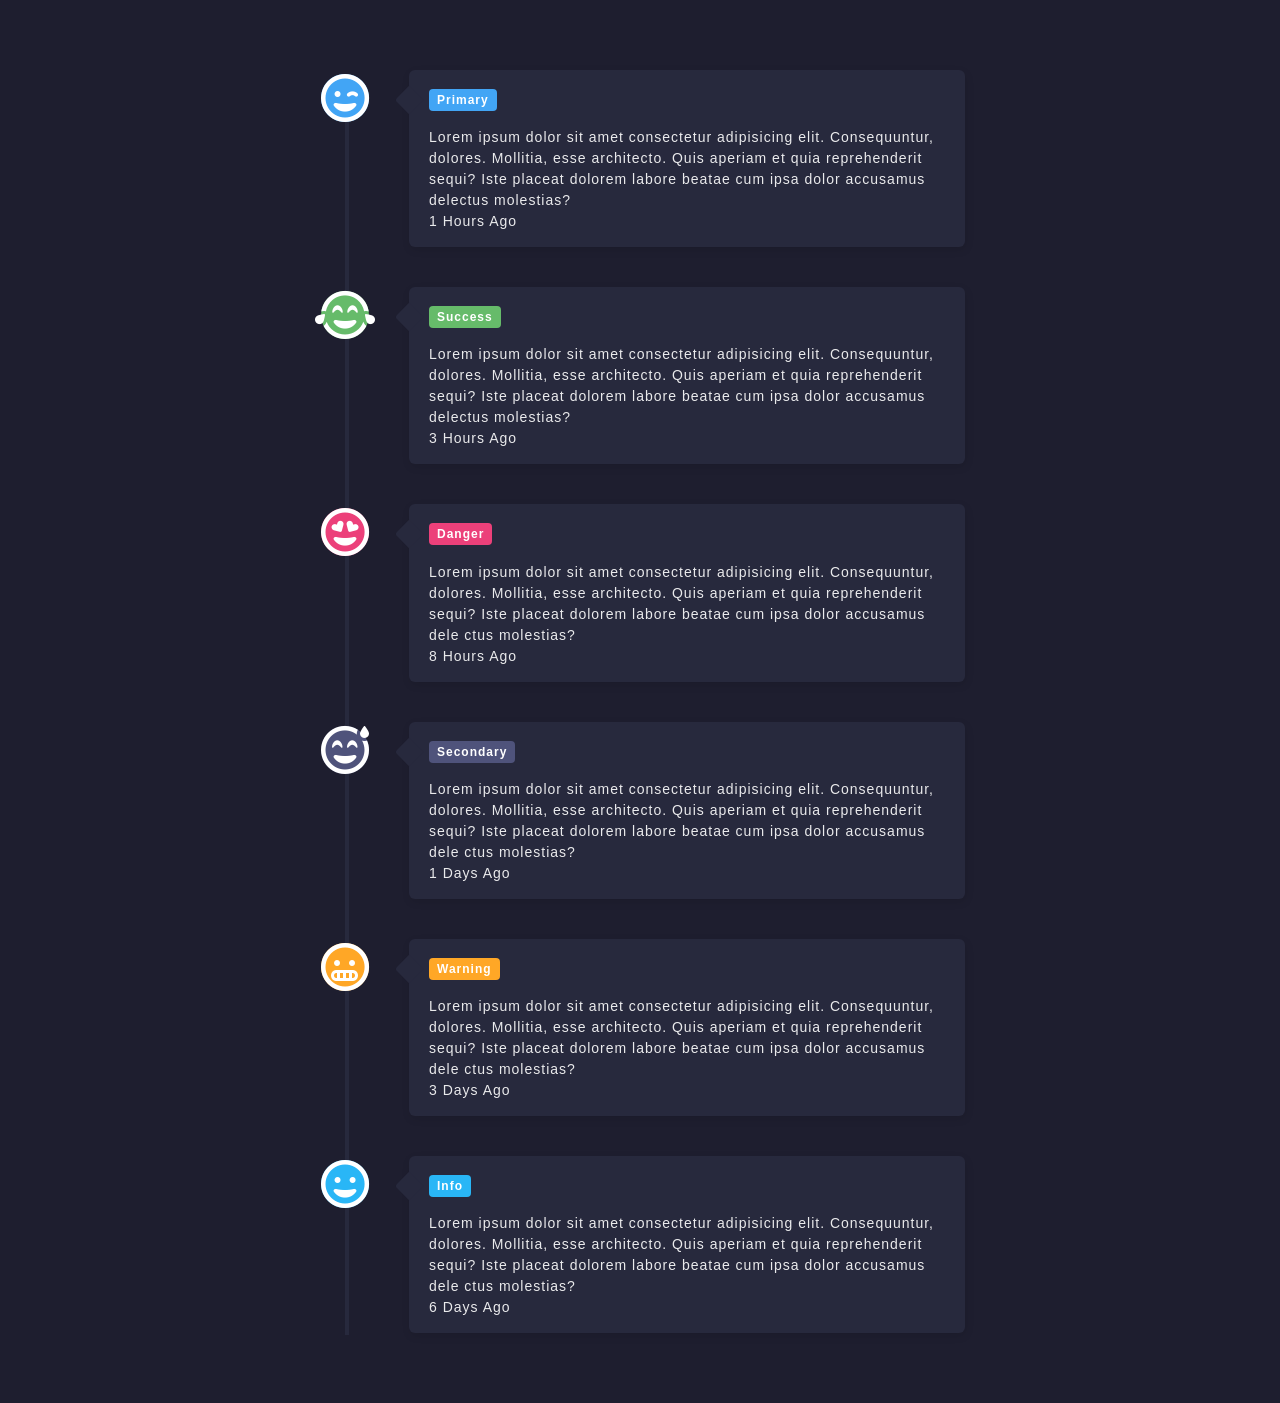
<file: index.html>
<!DOCTYPE html>
<html lang="en">
  <head>
    <meta charset="UTF-8" />
    <meta http-equiv="X-UA-Compatible" content="IE=edge" />
    <meta name="viewport" content="width=device-width, initial-scale=1.0" />
    <link
      rel="stylesheet"
      href="https://cdnjs.cloudflare.com/ajax/libs/font-awesome/6.4.0/css/all.min.css"
    />
    <link rel="stylesheet" href="./style.css" />
    <title>Widget-Vertical Timeline</title>
  </head>
  <body>
    <div class="container">
      <div class="timeline">
        <div class="timeline-box" id="primary">
          <div class="icon">
            <i class="far fa-grin-wink"></i>
          </div>
          <div class="timeline-body">
            <h4 class="header"><span class="badge">Primary</span></h4>
            <p>
              Lorem ipsum dolor sit amet consectetur adipisicing elit.
              Consequuntur, dolores. Mollitia, esse architecto. Quis aperiam et
              quia reprehenderit sequi? Iste placeat dolorem labore beatae cum
              ipsa dolor accusamus delectus molestias?
            </p>
            <p class="time">1 Hours Ago</p>
          </div>
        </div>
        <div class="timeline-box" id="success">
          <div class="icon">
            <i class="far fa-grin-tears"></i>
          </div>
          <div class="timeline-body">
            <h4 class="header"><span class="badge">Success</span></h4>
            <p>
              Lorem ipsum dolor sit amet consectetur adipisicing elit.
              Consequuntur, dolores. Mollitia, esse architecto. Quis aperiam et
              quia reprehenderit sequi? Iste placeat dolorem labore beatae cum
              ipsa dolor accusamus delectus molestias?
            </p>
            <p class="time">3 Hours Ago</p>
          </div>
        </div>
        <div class="timeline-box" id="danger">
          <div class="icon">
            <i class="far fa-grin-hearts"></i>
          </div>
          <div class="timeline-body">
            <h4 class="header"><span class="badge">Danger</span></h4>
            <p>
              Lorem ipsum dolor sit amet consectetur adipisicing elit.
              Consequuntur, dolores. Mollitia, esse architecto. Quis aperiam et
              quia reprehenderit sequi? Iste placeat dolorem labore beatae cum
              ipsa dolor accusamus dele ctus molestias?
            </p>
            <p class="time">8 Hours Ago</p>
          </div>
        </div>
        <div class="timeline-box" id="secondary">
          <div class="icon">
            <i class="far fa-grin-beam-sweat"></i>
          </div>
          <div class="timeline-body">
            <h4 class="header"><span class="badge">Secondary</span></h4>
            <p>
              Lorem ipsum dolor sit amet consectetur adipisicing elit.
              Consequuntur, dolores. Mollitia, esse architecto. Quis aperiam et
              quia reprehenderit sequi? Iste placeat dolorem labore beatae cum
              ipsa dolor accusamus dele ctus molestias?
            </p>
            <p class="time">1 Days Ago</p>
          </div>
        </div>
        <div class="timeline-box" id="warning">
          <div class="icon">
            <i class="far fa-grimace"></i>
          </div>
          <div class="timeline-body">
            <h4 class="header"><span class="badge">Warning</span></h4>
            <p>
              Lorem ipsum dolor sit amet consectetur adipisicing elit.
              Consequuntur, dolores. Mollitia, esse architecto. Quis aperiam et
              quia reprehenderit sequi? Iste placeat dolorem labore beatae cum
              ipsa dolor accusamus dele ctus molestias?
            </p>
            <p class="time">3 Days Ago</p>
          </div>
        </div>
        <div class="timeline-box" id="info">
          <div class="icon">
            <i class="far fa-grin"></i>
          </div>
          <div class="timeline-body">
            <h4 class="header"><span class="badge">Info</span></h4>
            <p>
              Lorem ipsum dolor sit amet consectetur adipisicing elit.
              Consequuntur, dolores. Mollitia, esse architecto. Quis aperiam et
              quia reprehenderit sequi? Iste placeat dolorem labore beatae cum
              ipsa dolor accusamus dele ctus molestias?
            </p>
            <p class="time">6 Days Ago</p>
          </div>
        </div>
      </div>
    </div>
  </body>
</html>
</file>
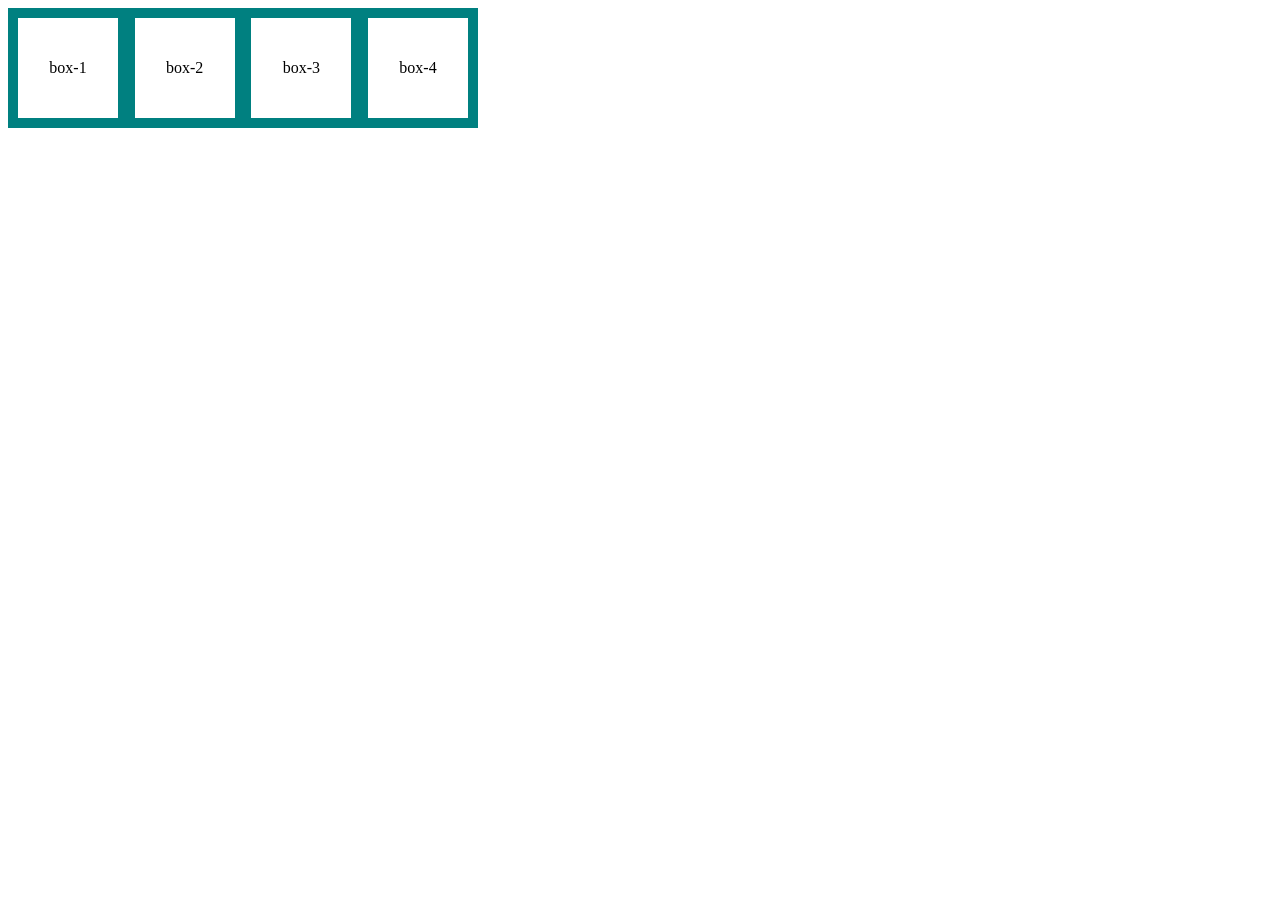
<file: Box-manipulation/index.html>
<!DOCTYPE html>
<html lang="en">
<head>
    <meta charset="UTF-8">
    <meta http-equiv="X-UA-Compatible" content="IE=edge">
    <meta name="viewport" content="width=device-width, initial-scale=1.0">
    <title>Document</title>
    <link rel="stylesheet" href="./style.css">
</head>
<body>
    <div class="container">
        <div class="box" id="box-1">box-1</div>
        <div class="box" id="box-2">box-2</div>
        <div class="box" id="box-3">box-3</div>
        <div class="box" id="box-4">box-4</div>
    </div>
    <script src="./index.js"></script>
</body>
</html>
</file>
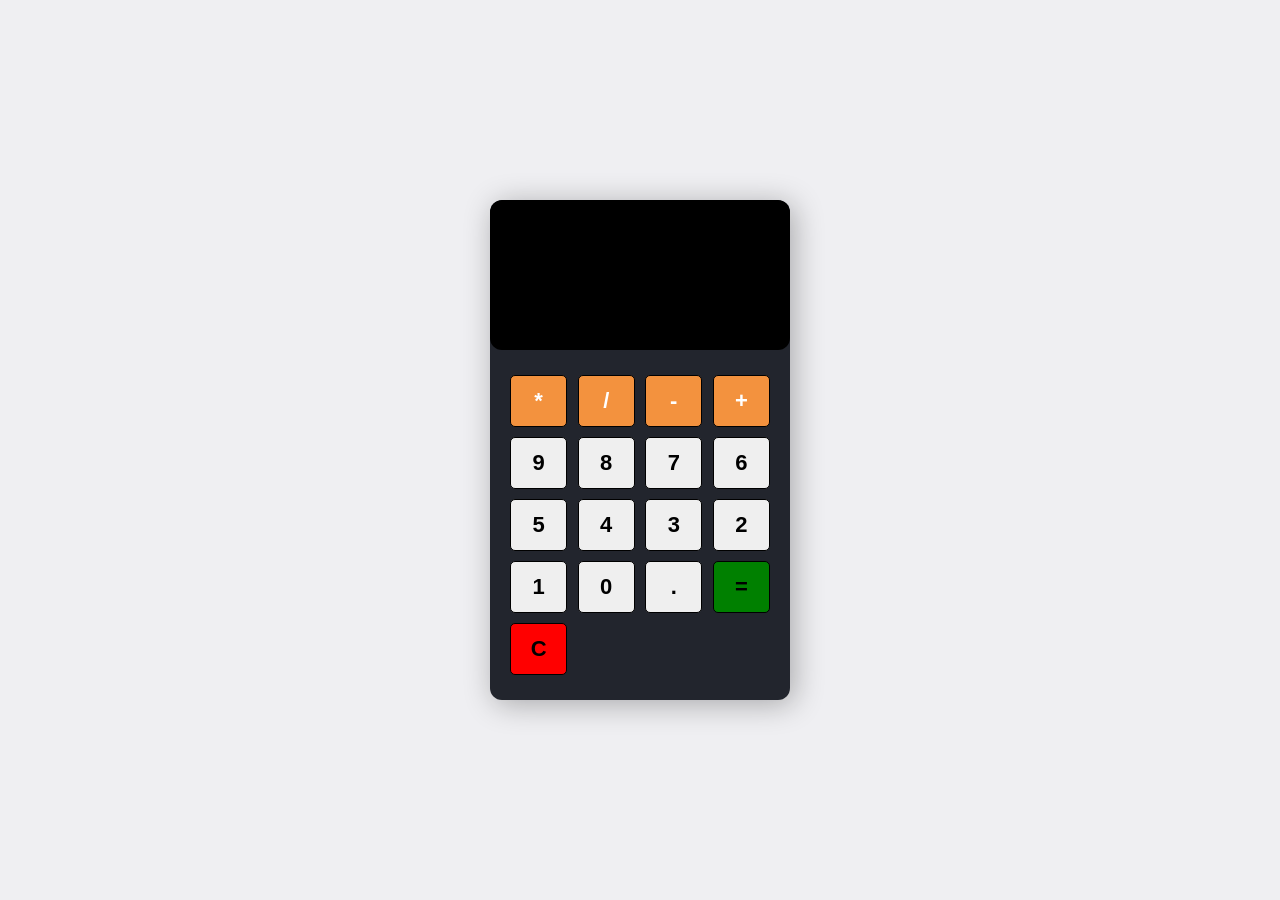
<file: Calculator/index.html>
<!DOCTYPE html>
<html lang="en">
<head>
    <meta charset="UTF-8">
    <meta http-equiv="X-UA-Compatible" content="IE=edge">
    <meta name="viewport" content="width=device-width, initial-scale=1.0">
    <title>Calculator</title>
    <link rel="stylesheet" href="./style.css">
</head>
<body>
    <section class="calculator">
        <form>
            <input type="text" class="screen">
        </form>

        <div class="buttons">
            <button type="button" class="btn btn-yellow" data-num="*">*</button>
            <button type="button" class="btn btn-yellow" data-num="/">/</button>
            <button type="button" class="btn btn-yellow" data-num="-">-</button>
            <button type="button" class="btn btn-yellow" data-num="+">+ </button>

            <button type="button" class="btn btn-gray" data-num="9">9</button>
            <button type="button" class="btn btn-gray" data-num="8">8</button>
            <button type="button" class="btn btn-gray" data-num="7">7</button>
            <button type="button" class="btn btn-gray" data-num="6">6</button>
            <button type="button" class="btn btn-gray" data-num="5">5</button>
            <button type="button" class="btn btn-gray" data-num="4">4</button>
            <button type="button" class="btn btn-gray" data-num="3">3</button>
            <button type="button" class="btn btn-gray" data-num="2">2</button>
            <button type="button" class="btn btn-gray" data-num="1">1</button>
            <button type="button" class="btn btn-gray" data-num="0">0</button>
            <button type="button" class="btn btn-grey" data-num=".">.</button>


            <button type="button" class="btn-equal">=</button>
            <button type="button" class="btn btn-clear">C</button>
        </div>

    </section>
    <script src="./index.js"></script>
</body>
</html>
</file>
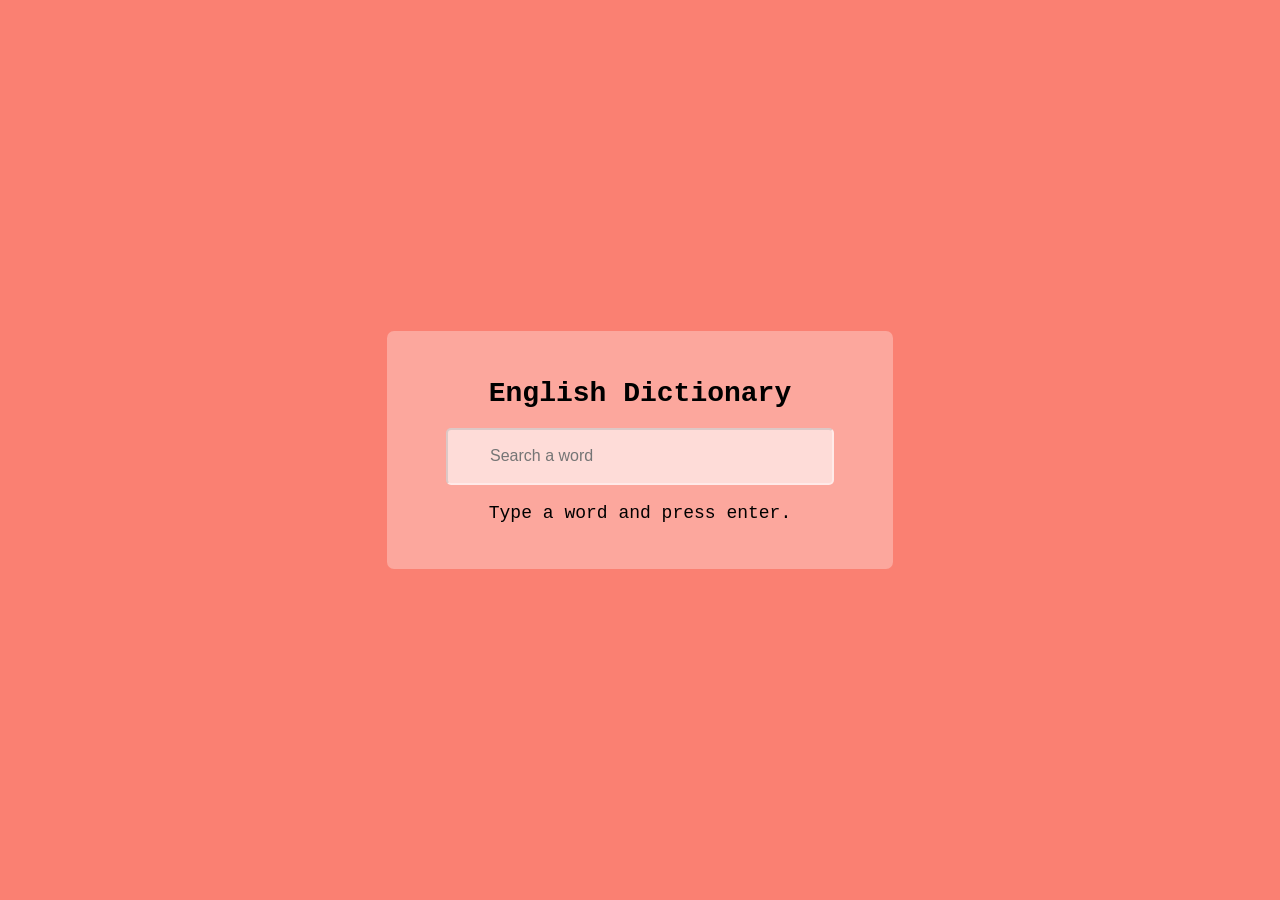
<file: Dictionary/index.html>
<!DOCTYPE html>
<html lang="en">
<head>
    <meta charset="UTF-8">
    <meta http-equiv="X-UA-Compatible" content="IE=edge">
    <meta name="viewport" content="width=device-width, initial-scale=1.0">
    <title>Dictionary</title>
    <link rel="stylesheet" href="./style.css">
</head>
<body>
    <div class="container">
        <h1 class="heading">English Dictionary</h1>
        <input type="text" placeholder="Search a word" class="input" id="input">
        <p class="info-text" id="info-text">Type a word and press enter.</p>
        <div class="meaning-container" id="meaning-container">
            <p>Word Title: <span class="title" id="title">__</span></p>
            <p>Meaning: <span class="meaning" id="meaning">__</span></p>
            <audio src="" controls id="audio"></audio>
        </div>
    </div>
    <script src="./index.js"></script>
</body>
</html>
</file>
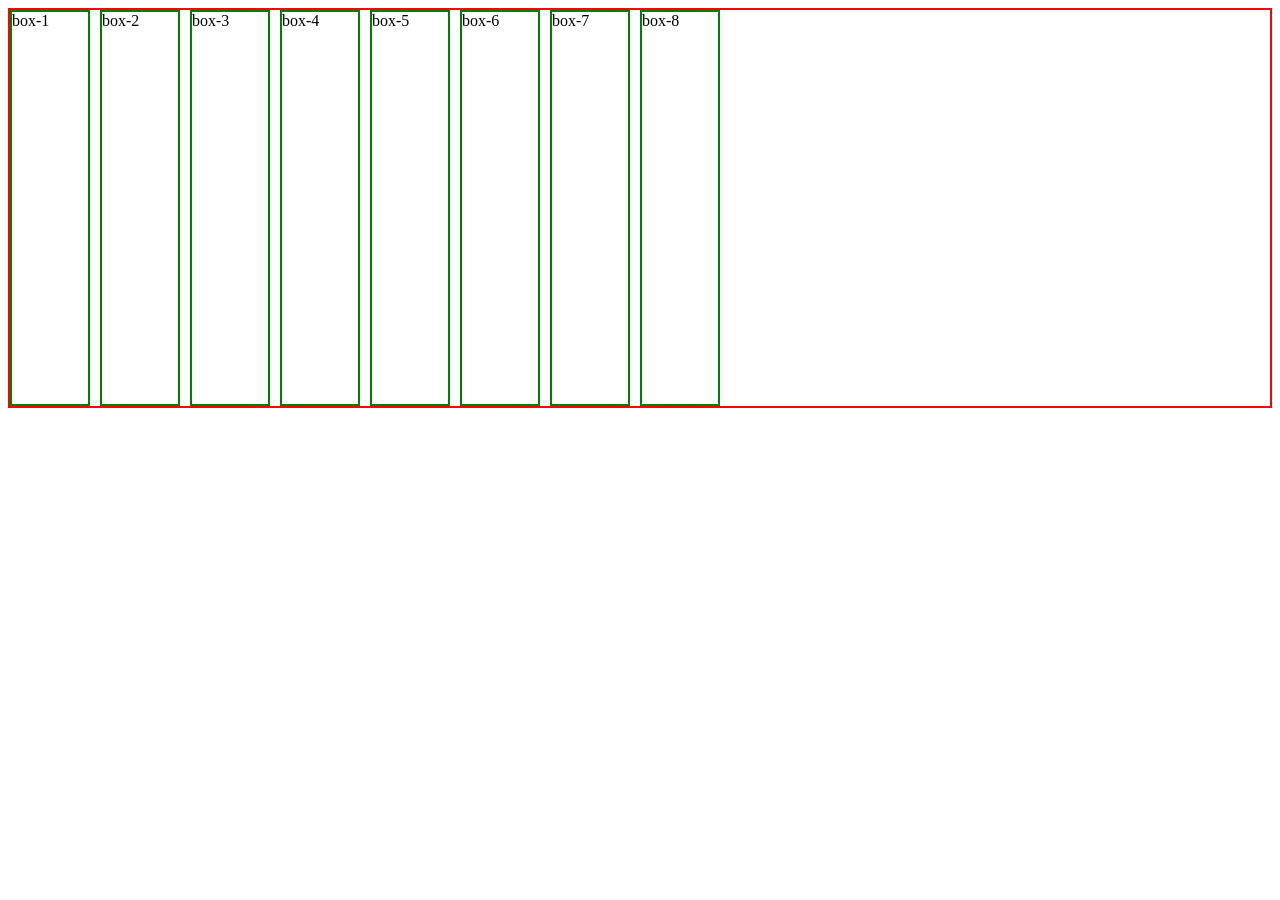
<file: flexbox/index.html>
<!DOCTYPE html>
<html lang="en">
<head>
    <meta charset="UTF-8">
    <meta http-equiv="X-UA-Compatible" content="IE=edge">
    <meta name="viewport" content="width=device-width, initial-scale=1.0">
    <title>Flexbox</title>
    <link rel="stylesheet" href="style.css">
</head>
<body>
    
    <div class="container">
        <div class="box" id="box-1">box-1</div>
        <div class="box" id="box-2">box-2</div>
        <div class="box" id="box-3">box-3</div>
        <div class="box" id="box-4">box-4</div>
        <div class="box" id="box-5">box-5</div>
        <div class="box" id="box-6">box-6</div>
        <div class="box" id="box-7">box-7</div>
        <div class="box" id="box-8">box-8</div>
    </div>

</body>
</html>
</file>
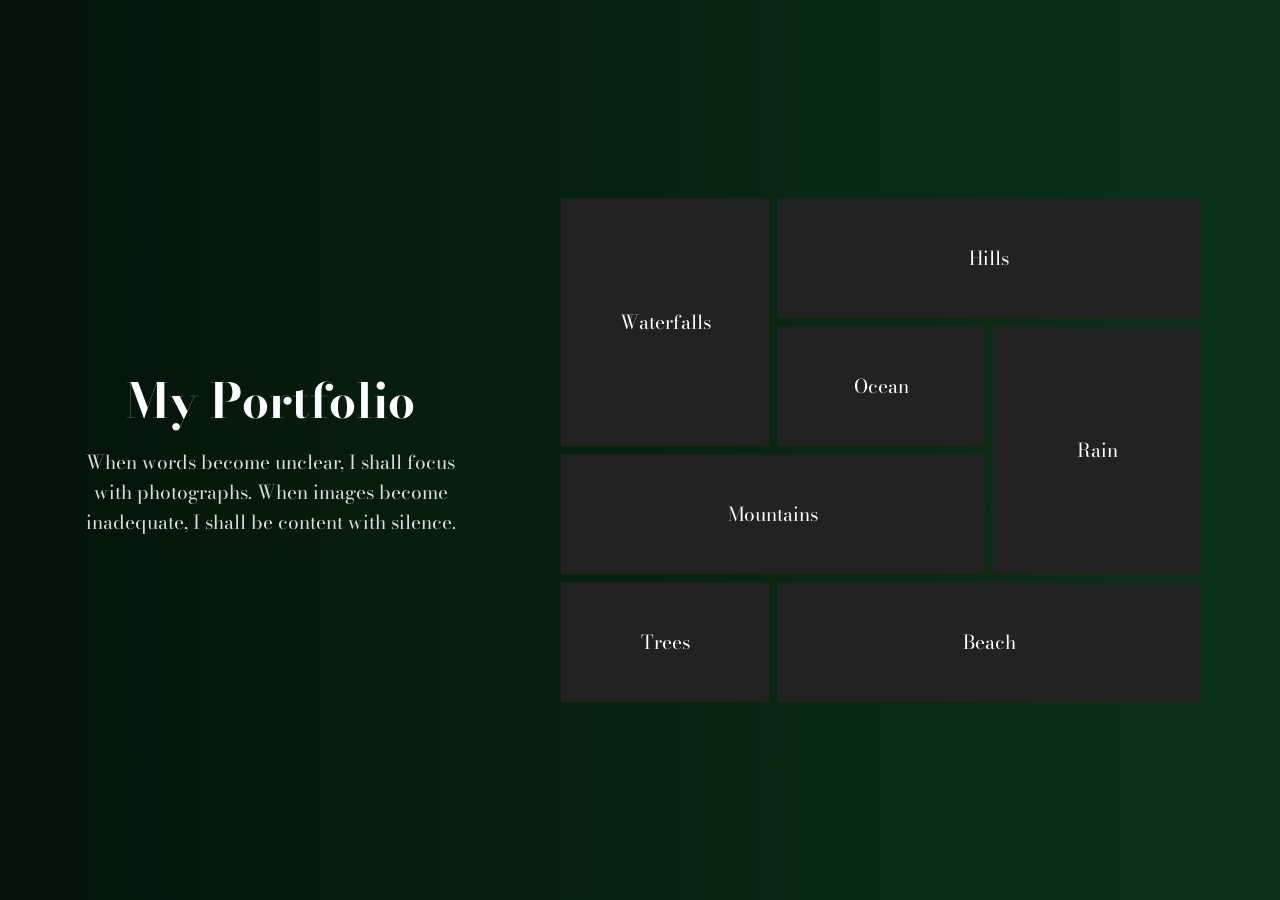
<file: grid_Portfolio/index.html>
<!DOCTYPE html>
<html lang="en">
<head>
    <meta charset="UTF-8">
    <meta http-equiv="X-UA-Compatible" content="IE=edge">
    <meta name="viewport" content="width=device-width, initial-scale=1.0">
    <title>Grid Portfolio</title>
    <link rel="stylesheet" href="./style.css">
</head>
<body>
    <div class="container">
        <div class="left-text">
            <h2 class="heading">My Portfolio</h2>
            <p class="subheading">When words become unclear, I shall focus with photographs. When images become inadequate, I shall be content with silence.</p>
        </div>
        <div class="gallery">
            <div class="box row-2" id="box-1" style="background-image: url(https://images.unsplash.com/photo-1433086966358-54859d0ed716?ixlib=rb-4.0.3&ixid=MnwxMjA3fDB8MHxwaG90by1wYWdlfHx8fGVufDB8fHx8&auto=format&fit=crop&w=774&q=80);">Waterfalls</div>
            <div class="box col-2" style="background-image: url(https://images.unsplash.com/photo-1470071459604-3b5ec3a7fe05?ixlib=rb-4.0.3&ixid=MnwxMjA3fDB8MHxwaG90by1wYWdlfHx8fGVufDB8fHx8&auto=format&fit=crop&w=1574&q=80);">Hills</div>
            <div class="box" style="background-image: url(https://images.unsplash.com/photo-1497449493050-aad1e7cad165?ixlib=rb-4.0.3&ixid=MnwxMjA3fDB8MHxwaG90by1wYWdlfHx8fGVufDB8fHx8&auto=format&fit=crop&w=1065&q=80);">Ocean</div>
            <div class="box row-2" style="background-image: url(https://images.unsplash.com/photo-1518173946687-a4c8892bbd9f?ixlib=rb-4.0.3&ixid=MnwxMjA3fDB8MHxwaG90by1wYWdlfHx8fGVufDB8fHx8&auto=format&fit=crop&w=774&q=80);">Rain</div>
            <div class="box col-2" style="background-image: url(https://images.unsplash.com/photo-1426604966848-d7adac402bff?ixlib=rb-4.0.3&ixid=MnwxMjA3fDB8MHxwaG90by1wYWdlfHx8fGVufDB8fHx8&auto=format&fit=crop&w=2070&q=80);">Mountains</div>
            <div class="box" style="background-image: url(https://images.unsplash.com/photo-1446329813274-7c9036bd9a1f?ixlib=rb-4.0.3&ixid=MnwxMjA3fDB8MHxwaG90by1wYWdlfHx8fGVufDB8fHx8&auto=format&fit=crop&w=1770&q=80);">Trees</div>
            <div class="box col-2" style="background-image: url(https://images.unsplash.com/photo-1507525428034-b723cf961d3e?ixlib=rb-4.0.3&ixid=MnwxMjA3fDB8MHxwaG90by1wYWdlfHx8fGVufDB8fHx8&auto=format&fit=crop&w=2073&q=80);">Beach</div>
        </div>
    </div>
</body>
</html>
</file>
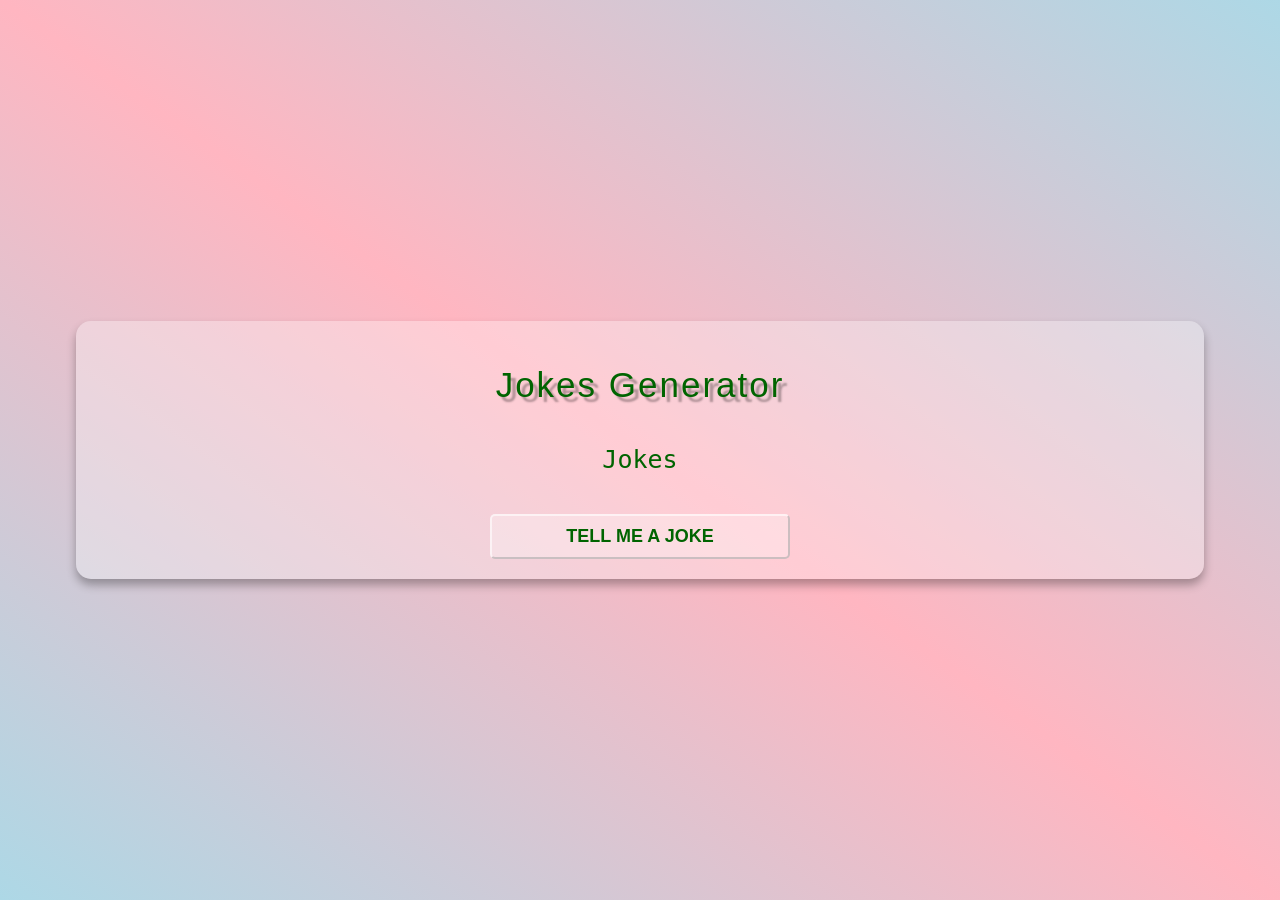
<file: Jokes/index.html>
<!DOCTYPE html>
<html lang="en">
<head>
    <meta charset="UTF-8">
    <meta http-equiv="X-UA-Compatible" content="IE=edge">
    <meta name="viewport" content="width=device-width, initial-scale=1.0">
    <title>Jokes Generator</title>
    <link rel="stylesheet" href="./style.css">
</head>
<body>
    <div class="container">
        <h1 class="heading">Jokes Generator</h1>
        <p class="joke" id="joke">Jokes</p>
        <button class="btn" id="btn">Tell me a joke</button>
    </div>
    <script src="./index.js"></script>
</body>
</html>
</file>
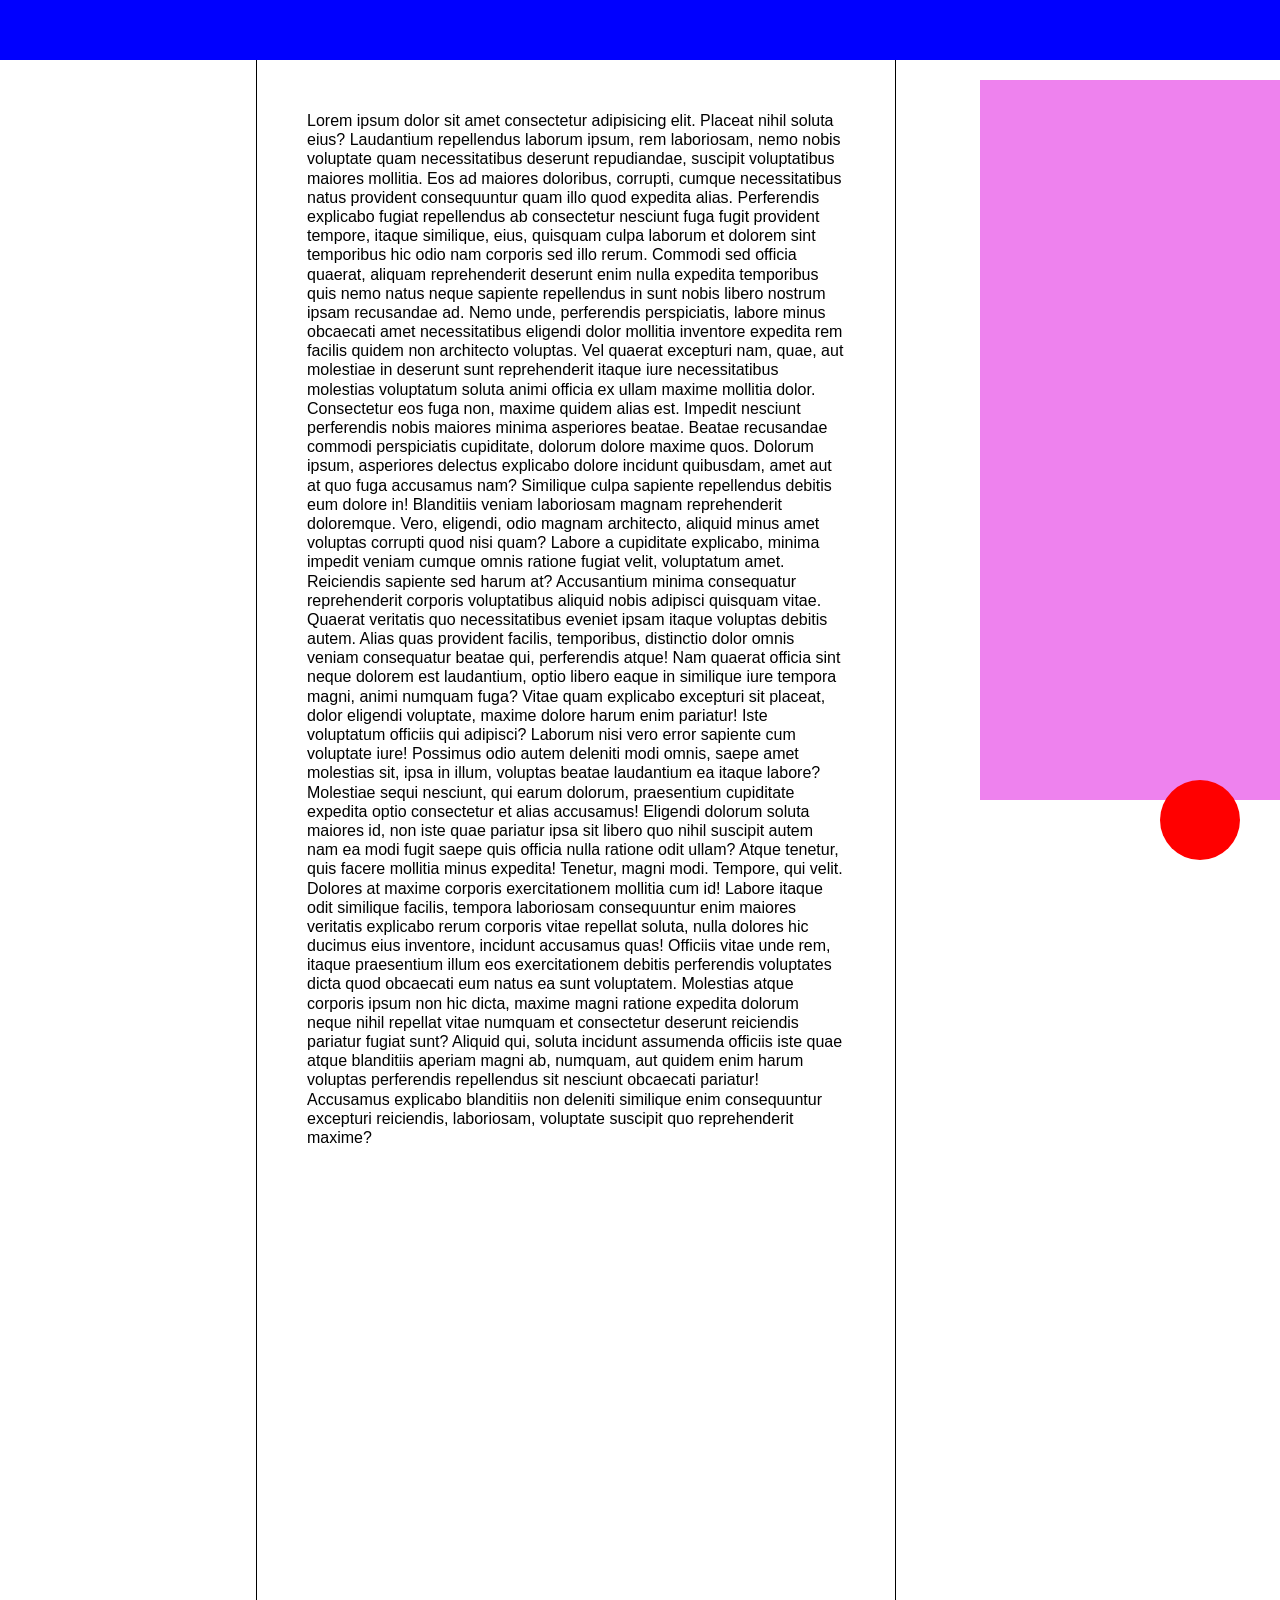
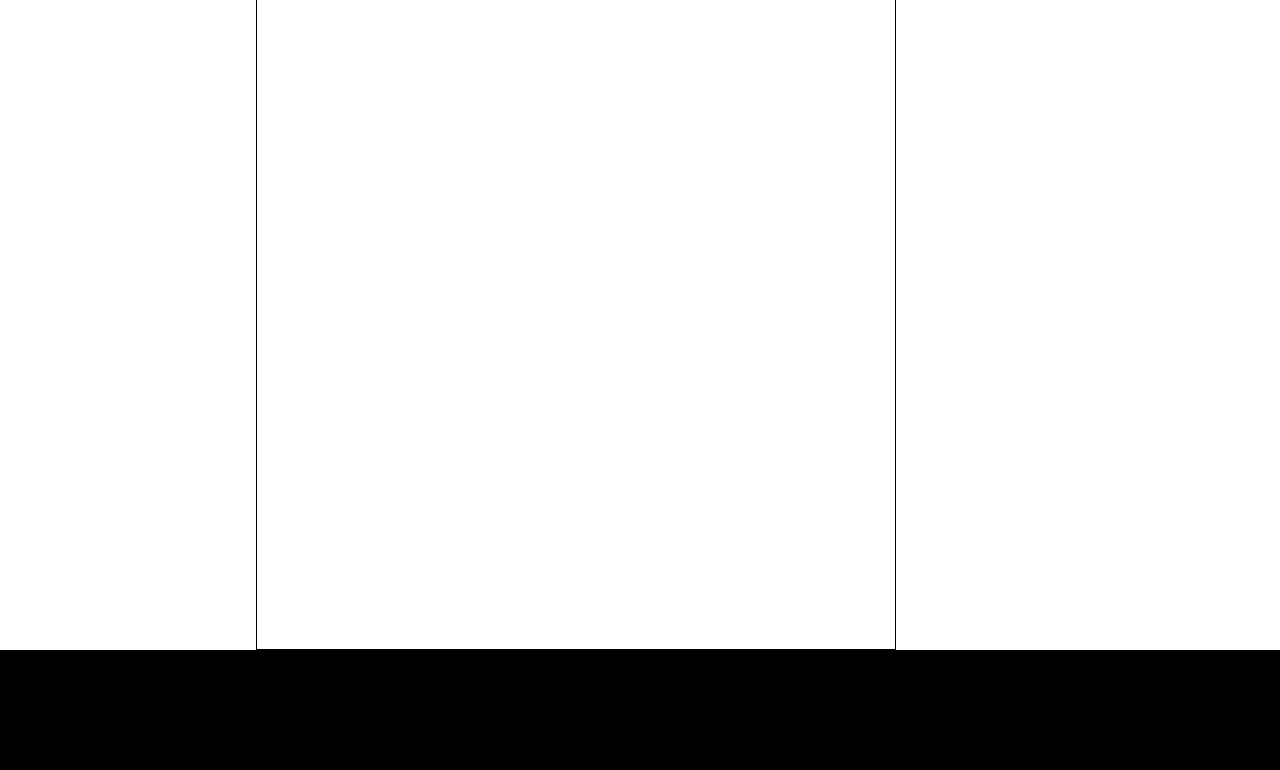
<file: practise/index.html>
<!DOCTYPE html>
<html lang="en">
<head>
    <meta charset="UTF-8">
    <meta http-equiv="X-UA-Compatible" content="IE=edge">
    <meta name="viewport" content="width=device-width, initial-scale=1.0">
    <title>Document</title>
    <link rel="stylesheet" href="./style.css">
</head>
<body>
    <nav></nav>
    
    <main>
        <p>Lorem ipsum dolor sit amet consectetur adipisicing elit. Placeat nihil soluta eius? Laudantium repellendus laborum ipsum, rem laboriosam, nemo nobis voluptate quam necessitatibus deserunt repudiandae, suscipit voluptatibus maiores mollitia. Eos ad maiores doloribus, corrupti, cumque necessitatibus natus provident consequuntur quam illo quod expedita alias. Perferendis explicabo fugiat repellendus ab consectetur nesciunt fuga fugit provident tempore, itaque similique, eius, quisquam culpa laborum et dolorem sint temporibus hic odio nam corporis sed illo rerum. Commodi sed officia quaerat, aliquam reprehenderit deserunt enim nulla expedita temporibus quis nemo natus neque sapiente repellendus in sunt nobis libero nostrum ipsam recusandae ad. Nemo unde, perferendis perspiciatis, labore minus obcaecati amet necessitatibus eligendi dolor mollitia inventore expedita rem facilis quidem non architecto voluptas. Vel quaerat excepturi nam, quae, aut molestiae in deserunt sunt reprehenderit itaque iure necessitatibus molestias voluptatum soluta animi officia ex ullam maxime mollitia dolor. Consectetur eos fuga non, maxime quidem alias est. Impedit nesciunt perferendis nobis maiores minima asperiores beatae. Beatae recusandae commodi perspiciatis cupiditate, dolorum dolore maxime quos. Dolorum ipsum, asperiores delectus explicabo dolore incidunt quibusdam, amet aut at quo fuga accusamus nam? Similique culpa sapiente repellendus debitis eum dolore in! Blanditiis veniam laboriosam magnam reprehenderit doloremque. Vero, eligendi, odio magnam architecto, aliquid minus amet voluptas corrupti quod nisi quam? Labore a cupiditate explicabo, minima impedit veniam cumque omnis ratione fugiat velit, voluptatum amet. Reiciendis sapiente sed harum at? Accusantium minima consequatur reprehenderit corporis voluptatibus aliquid nobis adipisci quisquam vitae. Quaerat veritatis quo necessitatibus eveniet ipsam itaque voluptas debitis autem. Alias quas provident facilis, temporibus, distinctio dolor omnis veniam consequatur beatae qui, perferendis atque! Nam quaerat officia sint neque dolorem est laudantium, optio libero eaque in similique iure tempora magni, animi numquam fuga? Vitae quam explicabo excepturi sit placeat, dolor eligendi voluptate, maxime dolore harum enim pariatur! Iste voluptatum officiis qui adipisci? Laborum nisi vero error sapiente cum voluptate iure! Possimus odio autem deleniti modi omnis, saepe amet molestias sit, ipsa in illum, voluptas beatae laudantium ea itaque labore? Molestiae sequi nesciunt, qui earum dolorum, praesentium cupiditate expedita optio consectetur et alias accusamus! Eligendi dolorum soluta maiores id, non iste quae pariatur ipsa sit libero quo nihil suscipit autem nam ea modi fugit saepe quis officia nulla ratione odit ullam? Atque tenetur, quis facere mollitia minus expedita! Tenetur, magni modi. Tempore, qui velit. Dolores at maxime corporis exercitationem mollitia cum id! Labore itaque odit similique facilis, tempora laboriosam consequuntur enim maiores veritatis explicabo rerum corporis vitae repellat soluta, nulla dolores hic ducimus eius inventore, incidunt accusamus quas! Officiis vitae unde rem, itaque praesentium illum eos exercitationem debitis perferendis voluptates dicta quod obcaecati eum natus ea sunt voluptatem. Molestias atque corporis ipsum non hic dicta, maxime magni ratione expedita dolorum neque nihil repellat vitae numquam et consectetur deserunt reiciendis pariatur fugiat sunt? Aliquid qui, soluta incidunt assumenda officiis iste quae atque blanditiis aperiam magni ab, numquam, aut quidem enim harum voluptas perferendis repellendus sit nesciunt obcaecati pariatur! Accusamus explicabo blanditiis non deleniti similique enim consequuntur excepturi reiciendis, laboriosam, voluptate suscipit quo reprehenderit maxime?</p>
    </main>
    <div class="aside-container">
        <aside>
        </aside>
    </div>
    <div class="contact">
    </div>
    <footer>        
    </footer>
</body>
</html>
</file>
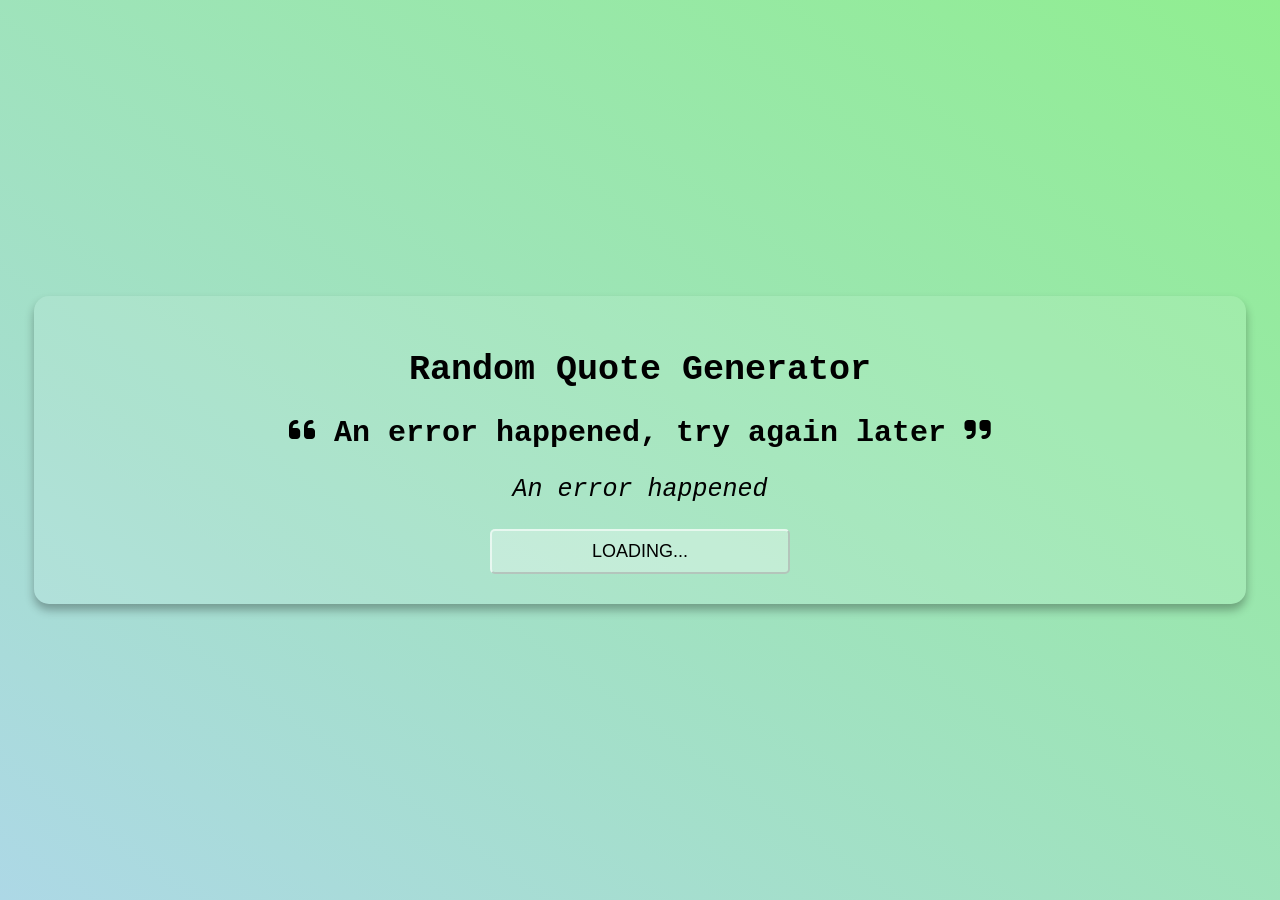
<file: quote-generator/index.html>
<!DOCTYPE html>
<html lang="en">
<head>
    <meta charset="UTF-8">
    <meta http-equiv="X-UA-Compatible" content="IE=edge">
    <meta name="viewport" content="width=device-width, initial-scale=1.0">
    <title>Random Quote Generator</title>
    <link rel="stylesheet" href="https://cdnjs.cloudflare.com/ajax/libs/font-awesome/6.2.1/css/all.min.css" integrity="sha512-MV7K8+y+gLIBoVD59lQIYicR65iaqukzvf/nwasF0nqhPay5w/9lJmVM2hMDcnK1OnMGCdVK+iQrJ7lzPJQd1w==" crossorigin="anonymous" referrerpolicy="no-referrer" />
    <link rel="stylesheet" href="./style.css">
</head>
<body>
    <div class="container">
        <h1 class="heading">Random Quote Generator</h1>
        <h2 class="quote">
            <i class="fa-solid fa-quote-left"></i>
            <span id="quote">Quote</span>
            <i class="fa-solid fa-quote-right"></i>

        </h2>
        <p class="author" id="author">~ Author</p>
        <button class="btn" id="btn">Get a quote</button>
    </div>
    <script src="./index.js"></script>
</body>
</html>
</file>
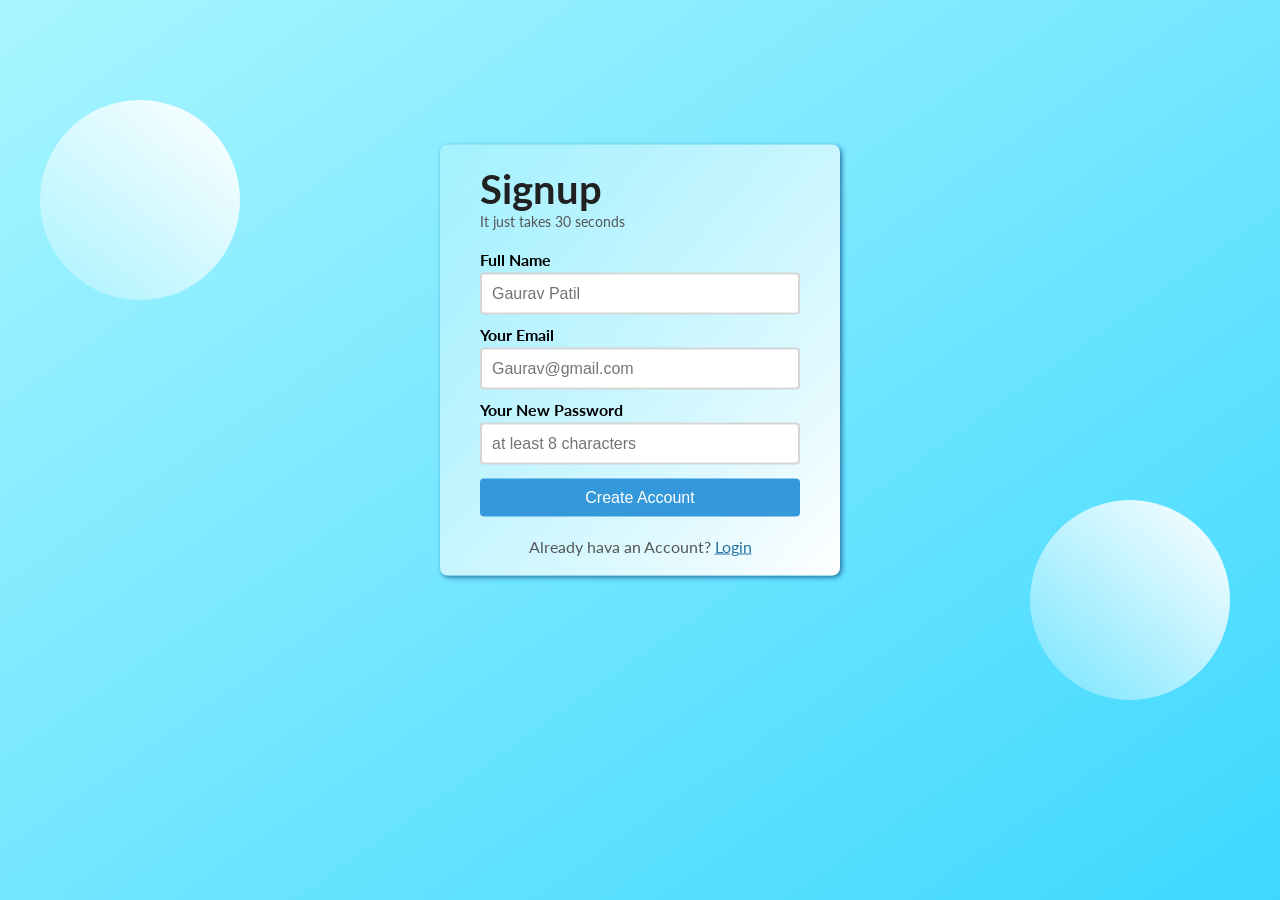
<file: SignUpPage/index.html>
<!DOCTYPE html>
<html lang="en">
<head>
    <meta charset="UTF-8">
    <meta http-equiv="X-UA-Compatible" content="IE=edge">
    <meta name="viewport" content="width=device-width, initial-scale=1.0">
    <title>SignUp</title>
    <link rel="stylesheet" href="style.css">
</head>
<body>
    <div class="outer-box">
        <div class="inner-box">
            <header class="signup-header">
                <h1>Signup</h1>
                <p>It just takes 30 seconds</p>
            </header> 
            <main class="signup-body">
                <form action="#">
                    <p>
                        <label for="fullname">Full Name</label>
                        <input type="text" id="fullname" placeholder="Gaurav Patil" required>
                    </p>
                    <p>
                        <label for="email">Your Email</label>
                        <input type="text" id="email" placeholder="Gaurav@gmail.com" required>
                    </p>
                    <p>
                        <label for="password">Your New Password</label>
                        <input type="password" id="password" placeholder="at least 8 characters" required>
                    </p>
                    <p>
                        <input type="submit" id="submit" value="Create Account">
                    </p>
                </form>
            </main>  
            <footer class="signup-footer">
                <p>Already hava an Account? <a href="#">Login</a></p>
            </footer>
        </div>
        <div class="circle c1"></div>
        <div class="circle c2"></div>
    </div>
</body>
</html>
</file>
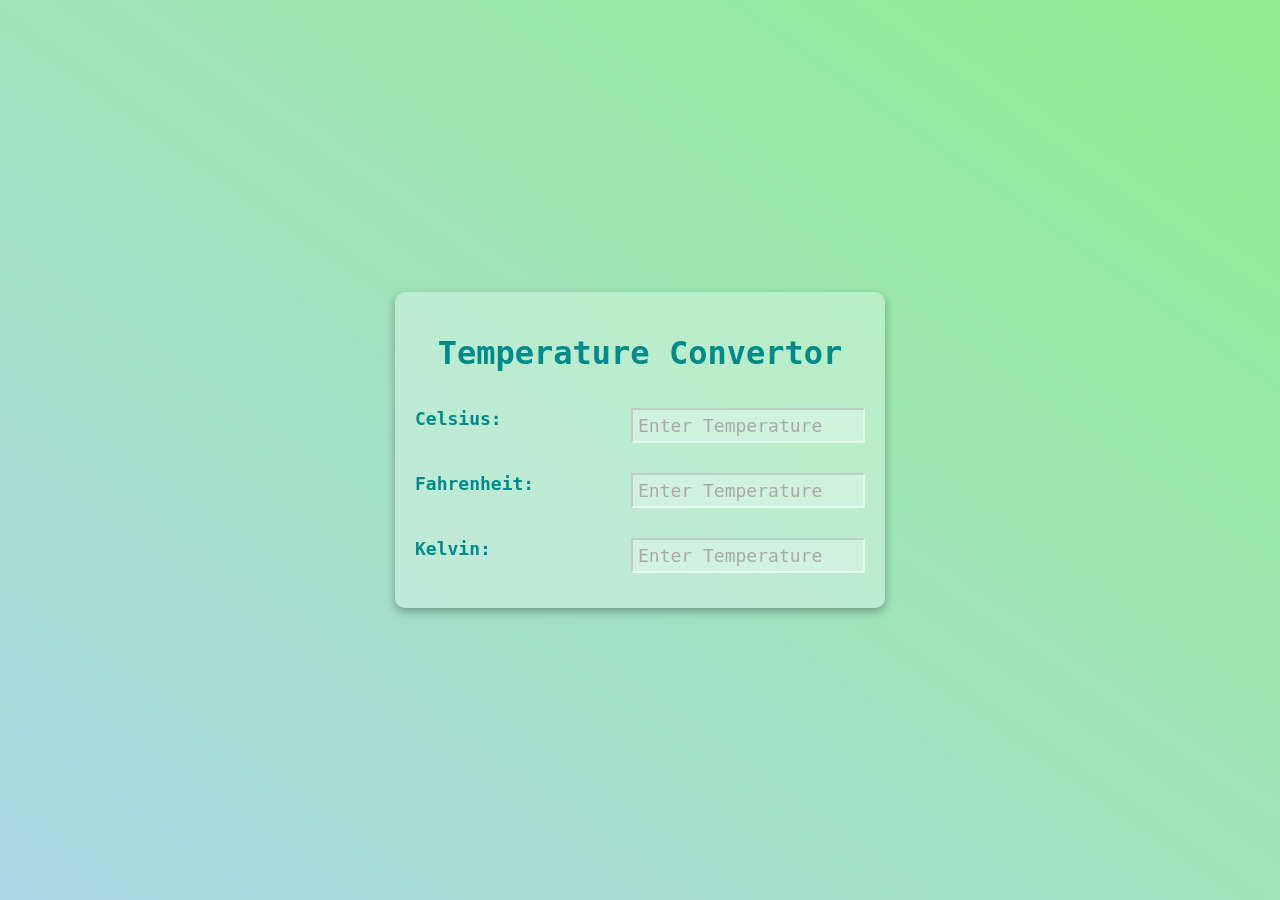
<file: temperature-convertor/index.html>
<!DOCTYPE html>
<html lang="en">
<head>
    <meta charset="UTF-8">
    <meta http-equiv="X-UA-Compatible" content="IE=edge">
    <meta name="viewport" content="width=device-width, initial-scale=1.0">
    <title>Temperature Convertor</title>
    <link rel="stylesheet" href="./style.css">
</head>
<body>
    <div class="container">
        <h1 class="heading">Temperature Convertor</h1>
        <div class="temp-container">
            <label for="celsius">Celsius:</label>
            <input onchange="computeTemp(event)" type="number" name="celsius" id="celsius" placeholder="Enter Temperature" class="input">
        </div>
        <div class="temp-container">
            <label for="fahrenheit">Fahrenheit:</label>
            <input onchange="computeTemp(event)" type="number" name="fahrenheit" id="fahrenheit" placeholder="Enter Temperature" class="input">
        </div>
        <div class="temp-container">
            <label for="kelvin">Kelvin:</label>
            <input onchange="computeTemp(event)" type="number" name="kelvin" id="kelvin" placeholder="Enter Temperature" class="input">
        </div>
    </div>
    <script src="./index.js"></script>
</body>
</html>
</file>
<file: style.css>
* {
  margin: 0;
  padding: 0;
  box-sizing: border-box;
}

body {
  font-family: sans-serif;
  background-color: #1e1e2f;
  letter-spacing: 1px;
  padding: 20px;
}

.container {
  max-width: 650px;
  margin: 50px auto;
}

p {
  font-weight: 300;
  line-height: 1.5;
  font-size: 14px;
  opacity: 0.9;
}

.timeline {
  position: relative;
  padding-left: 4rem;
  margin: 0 0 0 30px;
  color: #fff;
}
.timeline::before {
  content: '';
  width: 4px;
  height: 99%;
  position: absolute;
  background-color: #27293d;
  left: 0;
  top: 15px;
}
.timeline .timeline-box {
  position: relative;
  margin-bottom: 2.5rem;
}
.timeline .timeline-box .icon {
  position: absolute;
  left: -88px;
  top: 4px;
  width: 48px;
  height: 48px;
  background-color: #4f537b;
  border-radius: 50%;
  font-size: 3rem;
  text-align: center;
}

.timeline .timeline-box .icon i {
  display: flex;
  align-items: center;
  justify-content: center;
}
.timeline .timeline-box .timeline-body {
  background-color: #27293d;
  border-radius: 6px;
  padding: 20px 18px 15px 20px;
  box-shadow: 1px 3px 9px rgba(0, 0, 0, 0.1);
  cursor: pointer;
  transition: all 0.5s ease;
}
.timeline .timeline-box .timeline-body:hover {
  box-shadow: 1px 3px 20px rgba(0, 0, 0, 0.6);
}
.timeline .timeline-box .timeline-body::before {
  content: '';
  background-color: inherit;
  width: 20px;
  height: 20px;
  display: block;
  position: absolute;
  left: -10px;
  transform: rotate(45deg);
  border-radius: 0 0 0 3px;
}
.timeline .timeline-box .timeline-body .header {
  margin-bottom: 1.2rem;
}
.timeline .timeline-box .timeline-body .header .badge {
  background-color: #4f537b;
  padding: 4px 8px;
  font-size: 12px;
  border-radius: 4px;
  font-weight: bold;
}
.timeline .timeline-body .timeline-box .time {
  font-weight: 300;
  font-style: italic;
  opacity: 0.4;
  margin-top: 16px;
  font-size: 11px;
}
#primary .badge,
#primary .icon {
  background-color: #42a5f5;
}
#success .badge,
#success .icon {
  background-color: #66bb6a;
}
#danger .badge,
#danger .icon {
  background-color: #ec407a;
}
#warning .badge,
#warning .icon {
  background-color: #ffa726;
}
#info .badge,
#info .icon {
  background-color: #29b6f6;
}
</file>
<file: Box-manipulation/style.css>
.container{
    background-color: teal;
    display: flex;
    flex-wrap: wrap;
    justify-content: space-between;
    align-items: center;
    width: 450px;
    padding:10px;
    row-gap:10px;
}
.box{
    width: 100px;
    height: 100px;
    background-color: white;
    display: flex;
    flex-shrink: 0;
    justify-content: center;
    align-items: center;
}
</file>
<file: Calculator/style.css>
*{
    margin:0;
    padding:0;
    box-sizing: border-box;
}

body{
    min-height: 100vh;
    background: #efeff2;
    display: flex;
    justify-content: center;
    align-items: center;
}

.calculator{
    width: 300px;
    height: 500px;
    box-shadow: 4px 4px 30px rgba(0, 0, 0, .3);
    border-radius: 12px;
    background: #22252D;
    overflow: hidden;
}

form input{
    width: 100%;
    height: 150px;
    border:none;
    border-radius: 12px;
    font-size: 2rem;
    padding: 1rem;
    color: #fff;
    background: #000;
    text-align: right;
    pointer-events: none;
}

.buttons{
    display: flex;
    flex-wrap: wrap;
    justify-content: space-between;
    padding: 20px;
}

button{
    flex:0 0 22%;
    margin: 5px 0;
    border: 1px solid #000;
    width:60px;
    height: 52px;
    font-size: 22px;
    font-weight: 600;
    border-radius: 5px;
    cursor: pointer;
}

.btn-yellow{
    background:rgb(243, 146, 62);
    color : #fff;
}

.btn-gray{
    background:grb(224,224,224);
}

.btn-equal{
    background:green;
}

.btn-clear{
    background: red;
}
</file>
<file: Dictionary/style.css>
body{
    margin:0;
    display: flex;
    min-height: 100vh;
    justify-content: center;
    align-items: center;
    background-color: salmon;
    font-family: 'Courier New', Courier, monospace;
}

.container{
    background-color: rgba(255,255,255,0.3);
    padding: 28px;
    border-radius: 7px;
    box-shadow: 0ch0 10px 10px rgba(0, 0, 0,0.3);
    width: 90%;
    margin: 10px;
    max-width: 450px;
    text-align: center;
    font-size: 18px;
    font-weight: 500;
}

.heading{
    font-size: 28px;
}

.input{
    height: 53px;
    width: 300px;
    background-color:rgba(255, 255, 255,0.6);
    border-color: rgba(255,255,255, 0.4);
    font-size: 16px;
    padding: 0 42px;
    border-radius: 5px;
}

.meaning-container{
    display: none;
}
</file>
<file: flexbox/style.css>
*{
    box-sizing: border-box;
}
.container{
    height:400px;
    border:2px solid red;
    display: flex;
    /* flex-direction: column; */
    flex-wrap: wrap-reverse;
    gap: 10px;
}
.box{
    border:2px solid green;
    /* margin:10px 0; */
    width: 80px;
}
</file>
<file: grid_Portfolio/style.css>
@import url('https://fonts.googleapis.com/css2?family=Bodoni+Moda:wght@400;900&display=swap');

*{
    margin:0;
    padding:0;
    box-sizing: border-box;
}

body{
    font-family: 'Bodoni Moda',serif;
    font-size: 1.2rem;
}

.container{
    min-height: 100vh;
    display: flex;
    justify-content: space-evenly;
    align-items: center;
    gap: 20px;
    background: linear-gradient(to right,#041308,#0b3317);
}

.left-text {
    flex-basis: 30%;
}

.gallery{
    flex-basis: 50%;
}

.heading{
    font-size: 3rem;
    color: white;
    text-align: center;
}

.subheading{
    color:#ddd;
    margin-top: 10px;
    text-align:center;
}

.gallery{
    flex-basis: 50%;
    display: grid;
    gap:8px;
    grid-template-columns: repeat(3,1fr);
    grid-auto-rows:120px;
}

.box{
    background-size: cover;
    background-position: top;
    color:white;
    display: flex;
    justify-content: center;
    align-items: center;
    background-color: #222;
    transition: all 1s ease-in-out;
    background-blend-mode: hard-light;
    cursor: pointer;
}

.box:hover{
    background-color: #999;
    background-position: center;
    box-shadow: 0 0 0.4px #fff;
}

.row-2{
    grid-row: span 2;
}

.col-2{
    grid-column: span 2;
}

 /* media query for width <= 1024px */

 @media screen and (max-width: 1024px){
    .container{
        flex-direction: column;
        padding-block: 20px;
    }
    .gallery{
        width: 100%;
        padding-inline: 12px;
        grid-auto-rows: 220px;
    }
    .box{
        grid-row:span 1;
        grid-column: span 3;
    }
 }
</file>
<file: Jokes/style.css>
body{
    margin:0;
    background: linear-gradient(to left bottom,lightblue,lightpink,lightblue);
    min-height: 100vh;
    display: flex;
    justify-content: center;
    align-items: center;
    font-family: monospace;
}
.container{
    background-color: rgba(255, 255, 255, 0.3);
    padding: 20px;
    box-shadow: 0 6px 10px rgba(0,0,0,0.3);
    border-radius: 15px;
    width: 85%;
    text-align: center;
    color:darkgreen;
}
.heading{
    font-size: 35px;
    font-weight: 200;
    font-family: Impact, Haettenschweiler, 'Arial Narrow Bold', sans-serif;
    text-shadow: 5px 5px 2px rgba(0,0,0,.3);
    letter-spacing: 2px;    
}
.joke{
    font-size: 25px;
    font-weight: 500;
    margin: 40px;
}
.btn{
    font-size: 18px;
    font-weight: 700;
    border-radius: 5px;
    cursor: pointer;
    padding: 10px;
    background-color: rgba(255, 255, 255, 0.3);
    border-color: rgba(255, 255, 255, 0.6);
    text-transform: uppercase;
    width: 300px;
    color: darkgreen;
}
.btn:hover{
    background-color: rgba(25, 255, 255, 0.5);
    box-shadow: 0 4px 4px rgba(255, 255, 255, 0.3);
    transition: all 300ms ease;
}
</file>
<file: practise/style.css>
*{
    margin: 0;
    padding: 0;
    box-sizing: border-box;
}
nav{
    width: 100%;
    height: 60px;
    background-color: blue;
    position: fixed;
    top: 0px;
    z-index: 1;
}
body{
    font-family: Arial, Helvetica, sans-serif;
    line-height: 1.2rem;
}
main{
    border: 1px solid black;
    width: 50%;
    height: 250vh;
    position: relative;
    left: 20%;
    right:30%;
    padding: 110px 50px;
}
.aside-container{
    width: 100%;
    height: 150vh;
    position: absolute;
    top: 0;
}
aside{
    width: 300px;
    height:80vh;
    background-color: violet;
    position:sticky;
    top:80px;
    float: right;
}
.contact{
    background-color: red;
    width: 80px;
    height: 80px;
    border-radius: 40px;
    position: fixed;
    right: 40px;
    bottom: 40px;
}
footer{
    background-color: black;
    height: 120px;
    width: 100%;
}
</file>
<file: quote-generator/style.css>
body{
    margin:0;
    display: flex;
    min-height: 100vh;
    justify-content: center;
    align-items: center;
    font-family: 'Courier New', Courier, monospace;
    background: linear-gradient(to left bottom, lightgreen, lightblue);
}

.container{
    background-color: rgba(255, 255, 255, 0.1);
    box-shadow: 0 6px 10px rgba(0, 0, 0, 0.3);
    padding: 30px;
    border-radius: 15px;
    width: 90%;
    margin: 10px;
    text-align: center;
}

.heading{
    font-size: 35px;
    font-weight: 700;
}

.quote{
    font-size: 30px;
    font-weight: 600;
}

.author{
    font-size: 25px;
    margin: 10px;
    font-style: italic;
}

.btn{
    font-size: 18px;
    border-radius: 5px;
    cursor: pointer;
    padding: 10px;
    margin-top: 15px;
    background-color: rgba(255, 255, 255, 0.3);
    border-color: rgba(255, 255, 255, 0.6);
    text-transform: uppercase;
    width: 300px;
}

.btn:hover{
    background-color: rgba(255, 255, 255, 0.6);
    box-shadow: 0 4px 4px rgba(0, 0, 0, 0.3);
    transition: all 300ms ease-in-out;
    color: green;

}
</file>
<file: SignUpPage/style.css>
@import url('https://fonts.googleapis.com/css2?family=Lato:wght@700&family=Open+Sans:wght@300;400;600;700&display=swap');

*{
    margin:0;
    padding: 0;
    box-sizing: border-box;
}

body{
    font-family: 'Lato', sans-serif;
}

.outer-box{
    width: 100vw;
    height:100vh;
    background:linear-gradient(to top left,#3ed8ff,#a8f5ff)
}

.inner-box{
    width:400px;
    margin: 0 auto;
    position: relative;
    top:40%;
    transform: translateY(-50%);
    padding: 20px 40px;
    background: linear-gradient(to top left,#ffffffff,#ffffff33);
    border-radius: 8px;
    box-shadow: 2px 2px 5px #2773a5;
    z-index: 2;
}

.signup-header h1{
    font-size: 2.5rem;
    color:#212121;
}

.signup-header p{
    font-size: 0.9rem;
    color: #555;
}

.signup-body{
    margin:20px 0;
}

.signup-body p{
    margin:10px 0;
}

.signup-body p label{
    display: block;
    font-weight: bold;
}
.signup-body p input{
    width: 100%;
    padding: 10px;
    border: 2px solid #cccc;
    border-radius: 4px;
    font-size: 1rem;
    margin-top: 4px;
}

.signup-body p input[type = "submit"]{
    background-color: #3498db;
    border: none;
    color: white;
    cursor: pointer;
}

.signup-body p input[type = "submit"]:hover{
    background-color: #2773a5;
}

.signup-footer p{
    color:#555;
    text-align: center;
}

.signup-footer p a{
    color:#2773a5;
}

.circle{
    width: 200px;
    height: 200px;
    border-radius: 100px;
    background: linear-gradient(to top right, #ffffff33,#ffffffff);
    position:absolute;
}

.c1{
    top:100px;
    left:40px
}

.c2{
    bottom:200px;
    right:50px
}
</file>
<file: temperature-convertor/style.css>
body{
    margin: 0;
    padding: 0;
    background: linear-gradient(to left bottom,lightgreen,lightblue);
    min-height: 100vh;
    display: flex;
    justify-content: center;
    align-items: center;
    font-family: monospace;
    color:darkcyan;
}

.container{
    background: rgba(255, 255, 255, .3);
    padding: 20px;
    box-shadow: 0 4px 10px rgba(0, 0, 0, 0.3);
    border-radius: 10px;
    width: 85%;
    max-width: 450px;
    min-width: 350px;
    display: flex;
    flex-direction: column;
    align-items: center;
}

.heading{
    font-size: 32px;
}

.temp-container{
    width: 100%;
    padding: 15px;
    font-weight: bold;
    font-size: 18px;
}

.input{
    width: 220px;
    font-family: monospace;
    padding: 5px;
    float: right;
    outline:none;
    background: rgba(255, 255, 255, .3);
    border-color: rgba(255, 255, 255, .5);
    color: darkgreen;
    font-size: 18px;
}

.input::placeholder{
    color:darkgray;
}
</file>
